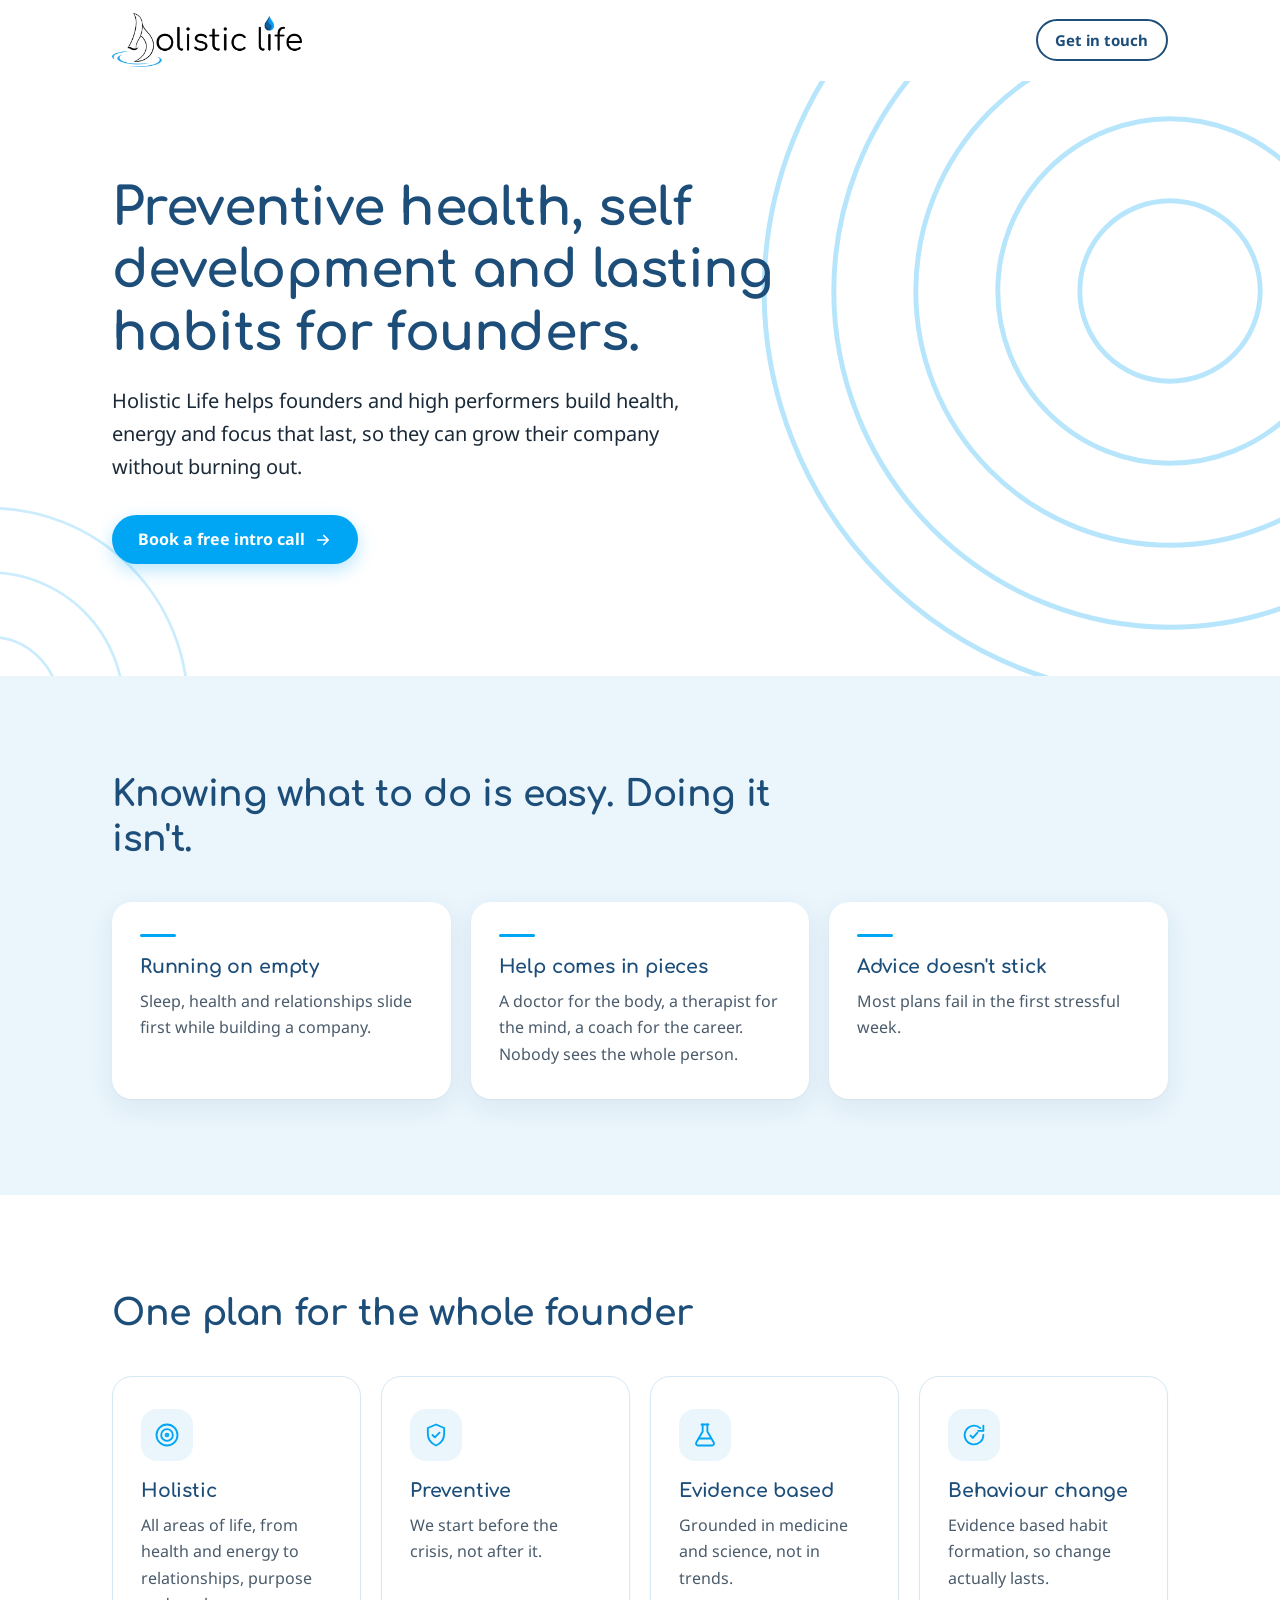
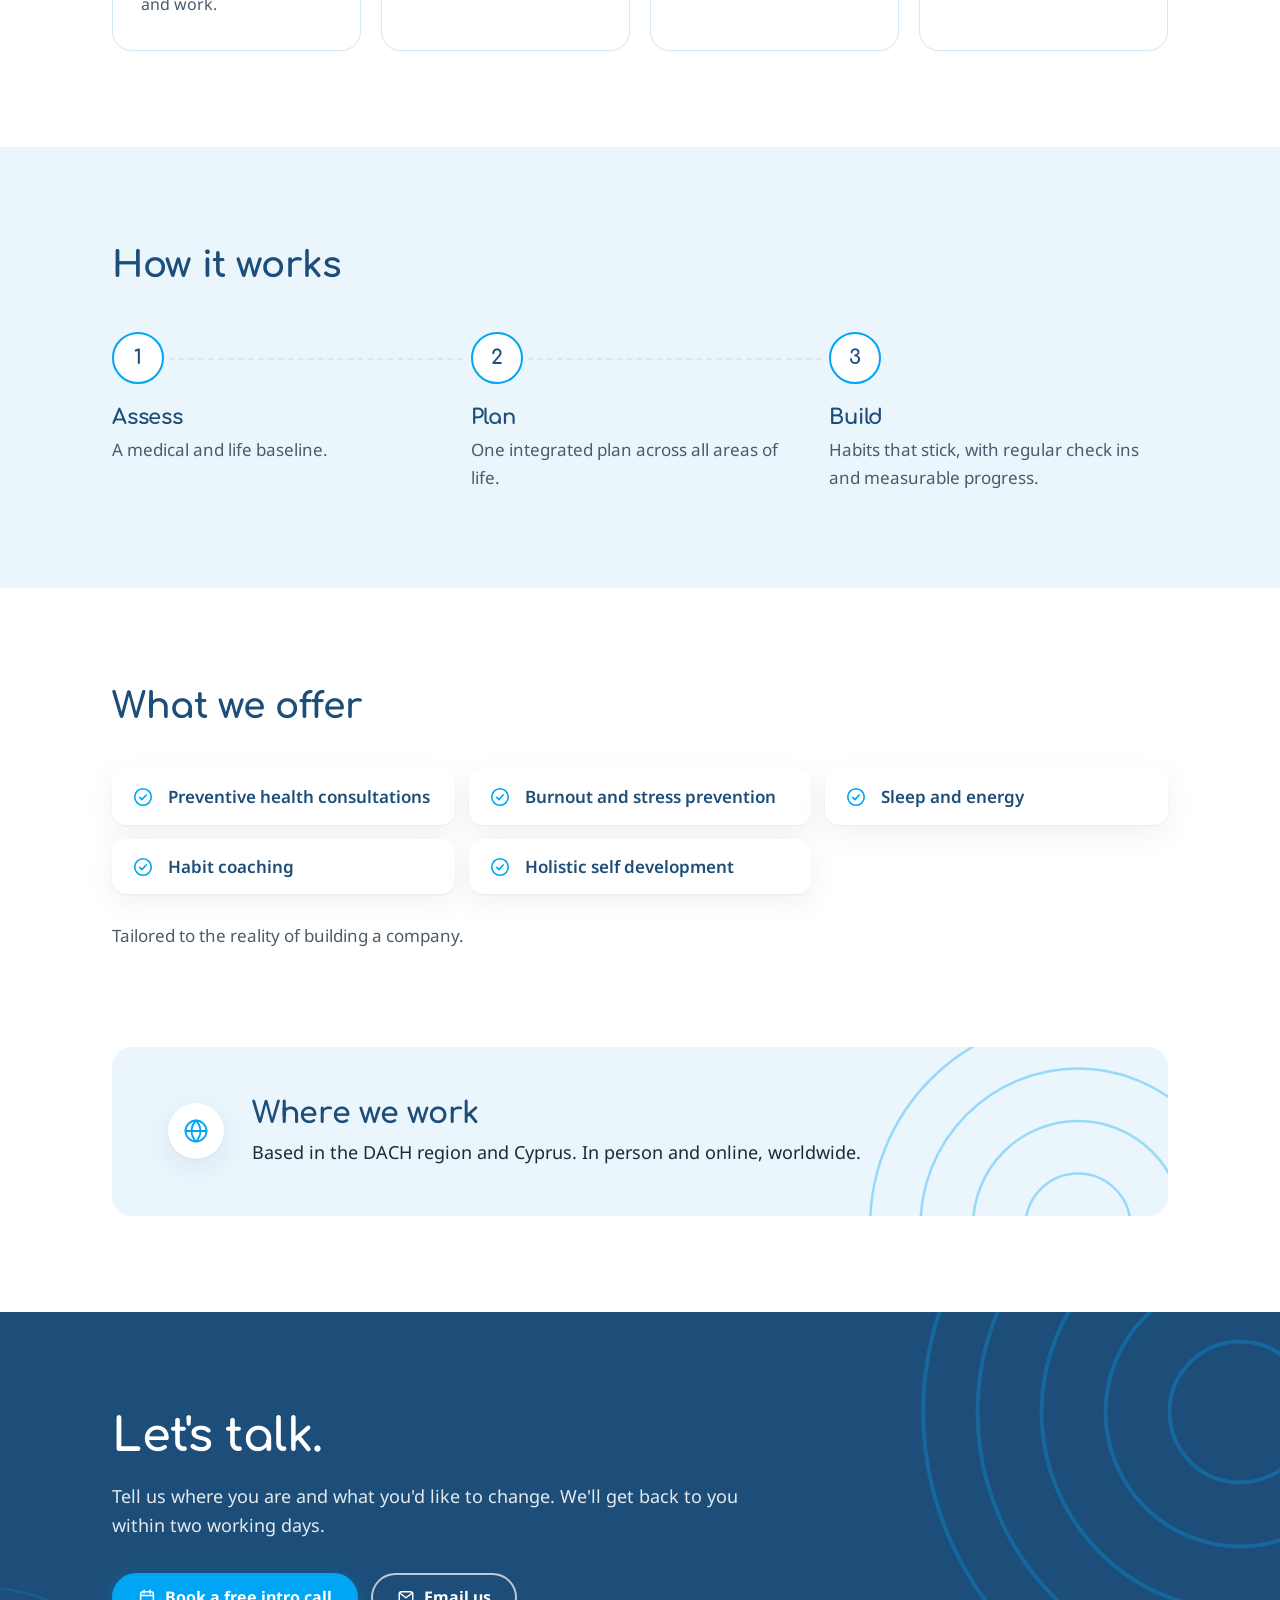
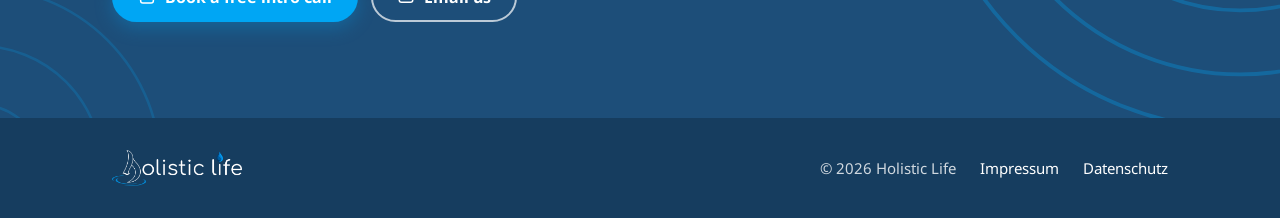
<file: index.html>
<!doctype html>
<html lang="en">
<head>
  <meta charset="utf-8">
  <meta name="viewport" content="width=device-width, initial-scale=1">
  <title>Holistic Life | Preventive health and lasting habits for founders</title>
  <meta name="description" content="Holistic Life helps founders and high performers build health, energy and focus that last, so they can grow their company without burning out. DACH region, Cyprus and online.">
  <meta name="theme-color" content="#1D4E79">

  <!-- REPLACE holisticlife.at with your real domain in the four lines below -->
  <link rel="canonical" href="https://holisticlife.at/">
  <meta property="og:url" content="https://holisticlife.at/">
  <meta property="og:image" content="https://holisticlife.at/og-image.png">
  <meta name="twitter:image" content="https://holisticlife.at/og-image.png">

  <meta property="og:type" content="website">
  <meta property="og:site_name" content="Holistic Life">
  <meta property="og:title" content="Holistic Life | Preventive health and lasting habits for founders">
  <meta property="og:description" content="Health, energy and focus that last, so you can grow your company without burning out.">
  <meta property="og:image:width" content="1200">
  <meta property="og:image:height" content="630">
  <meta property="og:image:alt" content="Holistic Life logo">
  <meta property="og:locale" content="en_GB">
  <meta name="twitter:card" content="summary_large_image">

  <link rel="icon" type="image/png" sizes="32x32" href="favicon-32.png">
  <link rel="icon" type="image/png" sizes="512x512" href="favicon.png">
  <link rel="apple-touch-icon" href="apple-touch-icon.png">

  <link rel="preconnect" href="https://fonts.googleapis.com">
  <link rel="preconnect" href="https://fonts.gstatic.com" crossorigin>
  <link rel="stylesheet" href="https://fonts.googleapis.com/css2?family=Comfortaa:wght@700&family=Noto+Sans:wght@400;600;700&display=swap">
  <link rel="stylesheet" href="styles.css">
  <script>document.documentElement.classList.add('js')</script>
</head>
<body>
  <a class="skip" href="#main">Skip to content</a>

  <header class="site-header">
    <div class="wrap header-inner">
      <a class="brand" href="#top" aria-label="Holistic Life, back to top">
        <img src="logo-header.png" width="640" height="179" alt="Holistic Life">
      </a>
      <a class="btn btn-outline btn-sm" href="#contact">Get in touch</a>
    </div>
  </header>

  <main id="main">

    <section class="hero" id="top">
      <svg class="ripples" viewBox="0 0 200 200" aria-hidden="true"><circle cx="100" cy="100" r="22"/><circle cx="100" cy="100" r="42"/><circle cx="100" cy="100" r="62"/><circle cx="100" cy="100" r="82"/><circle cx="100" cy="100" r="99"/></svg>
      <svg class="ripples two" viewBox="0 0 200 200" aria-hidden="true"><circle cx="100" cy="100" r="30"/><circle cx="100" cy="100" r="58"/><circle cx="100" cy="100" r="86"/></svg>
      <div class="wrap">
        <div class="hero-content">
          <h1 class="reveal">Preventive health, self development and lasting habits for founders.</h1>
          <p class="reveal">Holistic Life helps founders and high performers build health, energy and focus that last, so they can grow their company without burning out.</p>
          <a class="btn btn-primary reveal" href="https://calendar.app.google/np19GEqWcWkPB3wV9" target="_blank" rel="noopener">
            Book a free intro call
            <svg viewBox="0 0 24 24" aria-hidden="true" fill="none" stroke="currentColor" stroke-width="2.2" stroke-linecap="round" stroke-linejoin="round"><path d="M5 12h14M13 6l6 6-6 6"/></svg>
          </a>
        </div>
      </div>
    </section>

    <section class="section section-pale" aria-labelledby="problem-title">
      <div class="wrap">
        <div class="section-head reveal">
          <h2 id="problem-title">Knowing what to do is easy. Doing it isn't.</h2>
        </div>
        <div class="grid grid-3">
          <article class="card card-accent reveal">
            <h3>Running on empty</h3>
            <p>Sleep, health and relationships slide first while building a company.</p>
          </article>
          <article class="card card-accent reveal">
            <h3>Help comes in pieces</h3>
            <p>A doctor for the body, a therapist for the mind, a coach for the career. Nobody sees the whole person.</p>
          </article>
          <article class="card card-accent reveal">
            <h3>Advice doesn't stick</h3>
            <p>Most plans fail in the first stressful week.</p>
          </article>
        </div>
      </div>
    </section>

    <section class="section" aria-labelledby="approach-title">
      <div class="wrap">
        <div class="section-head reveal">
          <h2 id="approach-title">One plan for the whole founder</h2>
        </div>
        <div class="grid grid-4">
          <article class="card reveal">
            <div class="icon" aria-hidden="true">
              <svg viewBox="0 0 24 24"><circle cx="12" cy="12" r="9"/><circle cx="12" cy="12" r="5"/><circle cx="12" cy="12" r="1.2"/></svg>
            </div>
            <h3>Holistic</h3>
            <p>All areas of life, from health and energy to relationships, purpose and work.</p>
          </article>
          <article class="card reveal">
            <div class="icon" aria-hidden="true">
              <svg viewBox="0 0 24 24"><path d="M12 3l7 3v5c0 4.6-3 8.4-7 10-4-1.6-7-5.4-7-10V6l7-3z"/><path d="M9 12l2 2 4-4"/></svg>
            </div>
            <h3>Preventive</h3>
            <p>We start before the crisis, not after it.</p>
          </article>
          <article class="card reveal">
            <div class="icon" aria-hidden="true">
              <svg viewBox="0 0 24 24"><path d="M9 3h6"/><path d="M10 3v6L4.5 18.5A1.7 1.7 0 0 0 6 21h12a1.7 1.7 0 0 0 1.5-2.5L14 9V3"/><path d="M7.5 15h9"/></svg>
            </div>
            <h3>Evidence based</h3>
            <p>Grounded in medicine and science, not in trends.</p>
          </article>
          <article class="card reveal">
            <div class="icon" aria-hidden="true">
              <svg viewBox="0 0 24 24"><path d="M20 12a8 8 0 1 1-2.6-5.9"/><path d="M20 4v4.5h-4.5"/><path d="M9 12.5l2 2 4-4.5"/></svg>
            </div>
            <h3>Behaviour change</h3>
            <p>Evidence based habit formation, so change actually lasts.</p>
          </article>
        </div>
      </div>
    </section>

    <section class="section section-pale" aria-labelledby="how-title">
      <div class="wrap">
        <div class="section-head reveal">
          <h2 id="how-title">How it works</h2>
        </div>
        <ol class="grid grid-3 steps" style="list-style:none;margin:0;padding:0">
          <li class="step reveal">
            <div class="step-num" aria-hidden="true">1</div>
            <h3>Assess</h3>
            <p>A medical and life baseline.</p>
          </li>
          <li class="step reveal">
            <div class="step-num" aria-hidden="true">2</div>
            <h3>Plan</h3>
            <p>One integrated plan across all areas of life.</p>
          </li>
          <li class="step reveal">
            <div class="step-num" aria-hidden="true">3</div>
            <h3>Build</h3>
            <p>Habits that stick, with regular check ins and measurable progress.</p>
          </li>
        </ol>
      </div>
    </section>

    <section class="section" aria-labelledby="offer-title">
      <div class="wrap">
        <div class="section-head reveal">
          <h2 id="offer-title">What we offer</h2>
        </div>
        <ul class="offer-list">
          <li class="reveal"><svg viewBox="0 0 24 24" aria-hidden="true"><circle cx="12" cy="12" r="9"/><path d="M8.5 12.5l2.3 2.3 4.7-5"/></svg>Preventive health consultations</li>
          <li class="reveal"><svg viewBox="0 0 24 24" aria-hidden="true"><circle cx="12" cy="12" r="9"/><path d="M8.5 12.5l2.3 2.3 4.7-5"/></svg>Burnout and stress prevention</li>
          <li class="reveal"><svg viewBox="0 0 24 24" aria-hidden="true"><circle cx="12" cy="12" r="9"/><path d="M8.5 12.5l2.3 2.3 4.7-5"/></svg>Sleep and energy</li>
          <li class="reveal"><svg viewBox="0 0 24 24" aria-hidden="true"><circle cx="12" cy="12" r="9"/><path d="M8.5 12.5l2.3 2.3 4.7-5"/></svg>Habit coaching</li>
          <li class="reveal"><svg viewBox="0 0 24 24" aria-hidden="true"><circle cx="12" cy="12" r="9"/><path d="M8.5 12.5l2.3 2.3 4.7-5"/></svg>Holistic self development</li>
        </ul>
        <p class="offer-note reveal">Tailored to the reality of building a company.</p>
      </div>
    </section>

    <section class="section" style="padding-top:0" aria-labelledby="where-title">
      <div class="wrap">
        <div class="where reveal">
          <svg class="ripples" viewBox="0 0 200 200" aria-hidden="true"><circle cx="100" cy="100" r="25"/><circle cx="100" cy="100" r="50"/><circle cx="100" cy="100" r="75"/><circle cx="100" cy="100" r="99"/></svg>
          <div class="where-icon" aria-hidden="true">
            <svg viewBox="0 0 24 24"><circle cx="12" cy="12" r="9"/><path d="M3 12h18"/><path d="M12 3c2.5 2.6 3.8 5.6 3.8 9s-1.3 6.4-3.8 9c-2.5-2.6-3.8-5.6-3.8-9S9.5 5.6 12 3z"/></svg>
          </div>
          <div class="where-text">
            <h2 id="where-title">Where we work</h2>
            <p>Based in the DACH region and Cyprus. In person and online, worldwide.</p>
          </div>
        </div>
      </div>
    </section>

    <section class="contact" id="contact" aria-labelledby="contact-title">
      <svg class="ripples" viewBox="0 0 200 200" aria-hidden="true"><circle cx="100" cy="100" r="22"/><circle cx="100" cy="100" r="42"/><circle cx="100" cy="100" r="62"/><circle cx="100" cy="100" r="82"/><circle cx="100" cy="100" r="99"/></svg>
      <svg class="ripples two" viewBox="0 0 200 200" aria-hidden="true"><circle cx="100" cy="100" r="30"/><circle cx="100" cy="100" r="58"/><circle cx="100" cy="100" r="86"/></svg>
      <div class="wrap">
        <div class="contact-inner reveal">
          <h2 id="contact-title">Let's talk.</h2>
          <p>Tell us where you are and what you'd like to change. We'll get back to you within two working days.</p>
          <div class="btn-row">
            <a class="btn btn-primary" href="https://calendar.app.google/np19GEqWcWkPB3wV9" target="_blank" rel="noopener">
              <svg viewBox="0 0 24 24" aria-hidden="true" fill="none" stroke="currentColor" stroke-width="2" stroke-linecap="round" stroke-linejoin="round"><rect x="3.5" y="5" width="17" height="15" rx="3"/><path d="M3.5 10h17M8 3v4M16 3v4"/></svg>
              Book a free intro call
            </a>
            <a class="btn btn-ghost-light" href="mailto:reyanzein@gmail.com">
              <svg viewBox="0 0 24 24" aria-hidden="true" fill="none" stroke="currentColor" stroke-width="2" stroke-linecap="round" stroke-linejoin="round"><rect x="3" y="5" width="18" height="14" rx="3"/><path d="M4 7l8 6 8-6"/></svg>
              Email us
            </a>
          </div>
        </div>
      </div>
    </section>

  </main>

  <footer class="site-footer">
    <div class="wrap footer-inner">
      <img src="logo-white-footer.png" width="480" height="134" alt="Holistic Life" loading="lazy">
      <div class="footer-meta">
        <span>&copy; 2026 Holistic Life</span>
        <nav class="footer-links" aria-label="Legal">
          <a href="impressum.html">Impressum</a>
          <a href="datenschutz.html">Datenschutz</a>
        </nav>
      </div>
    </div>
  </footer>

  <script>
    (function () {
      var header = document.querySelector('.site-header');
      var onScroll = function () { header.classList.toggle('scrolled', window.scrollY > 8); };
      window.addEventListener('scroll', onScroll, { passive: true });
      onScroll();

      var items = document.querySelectorAll('.reveal');
      if (!('IntersectionObserver' in window)) {
        items.forEach(function (el) { el.classList.add('in'); });
        return;
      }
      var io = new IntersectionObserver(function (entries) {
        entries.forEach(function (e) {
          if (e.isIntersecting) { e.target.classList.add('in'); io.unobserve(e.target); }
        });
      }, { rootMargin: '0px 0px -8% 0px', threshold: 0.08 });
      items.forEach(function (el) { io.observe(el); });
    })();
  </script>
</body>
</html>
</file>
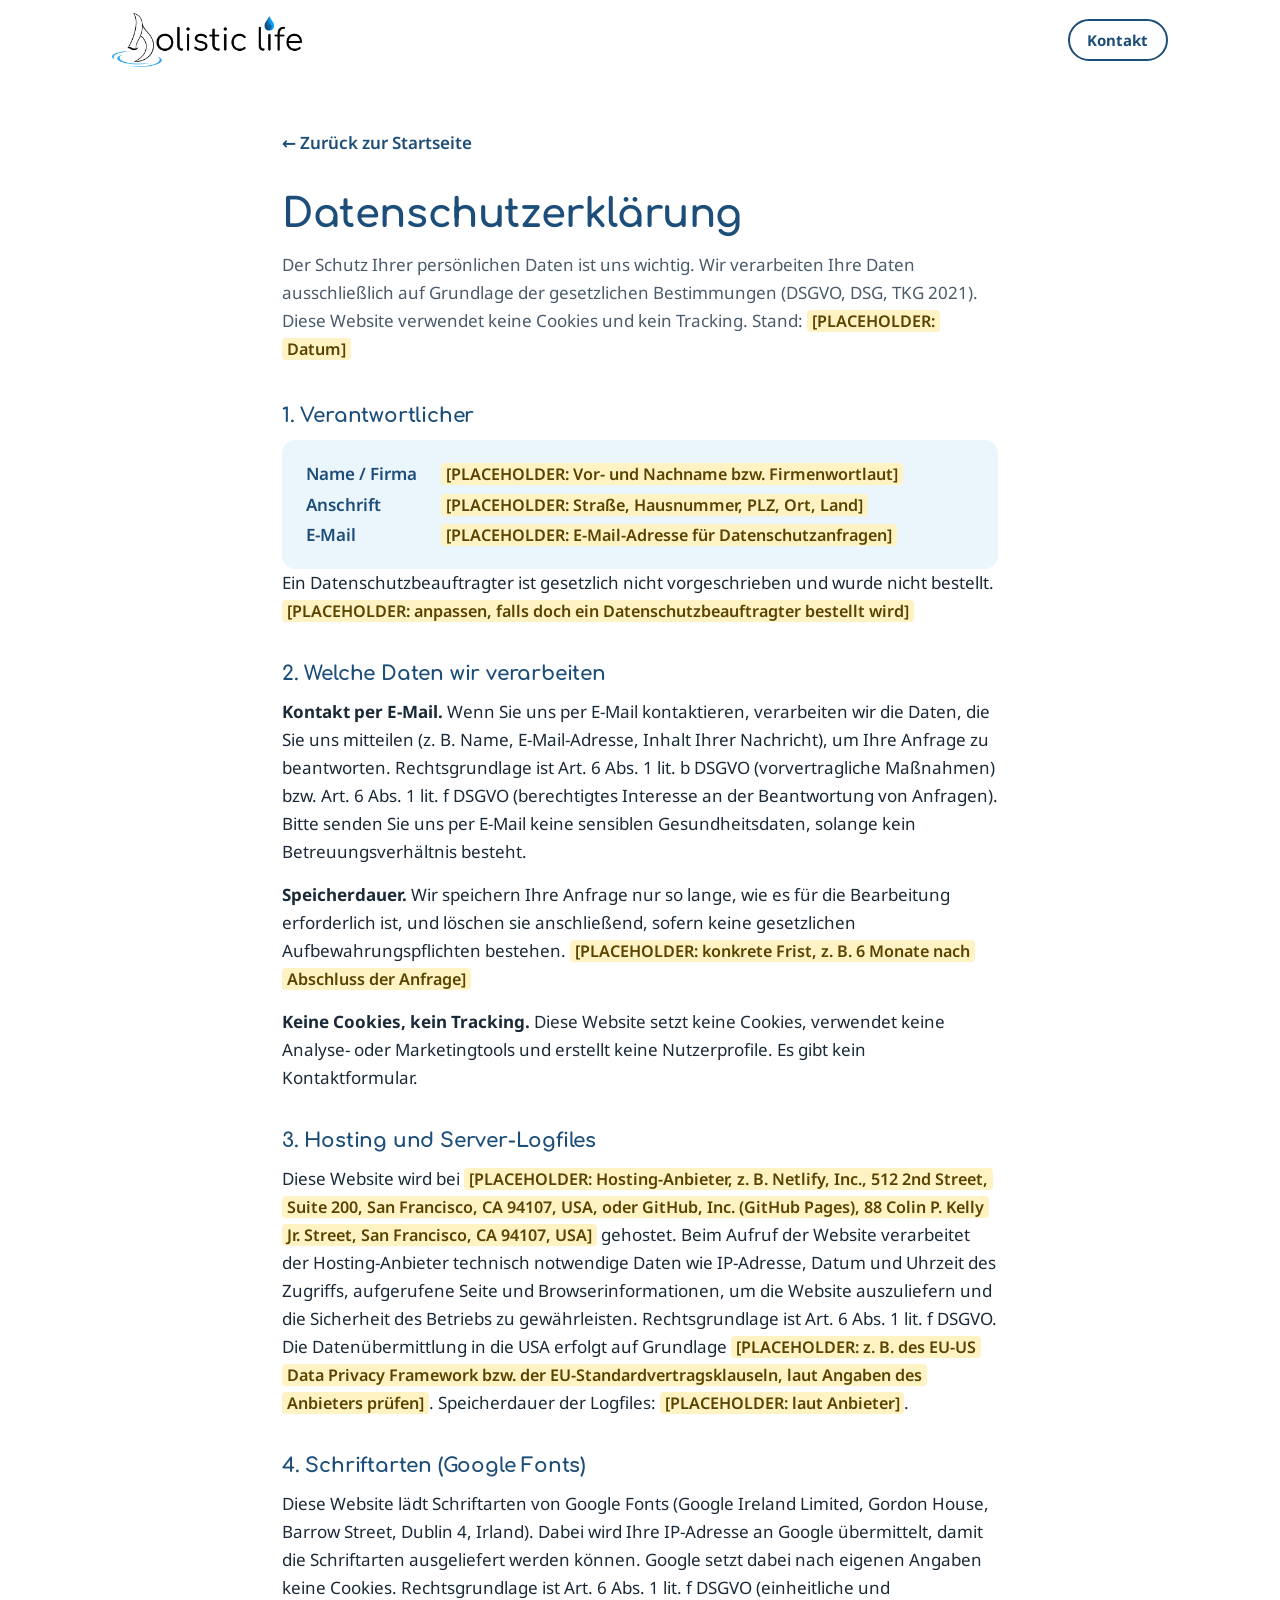
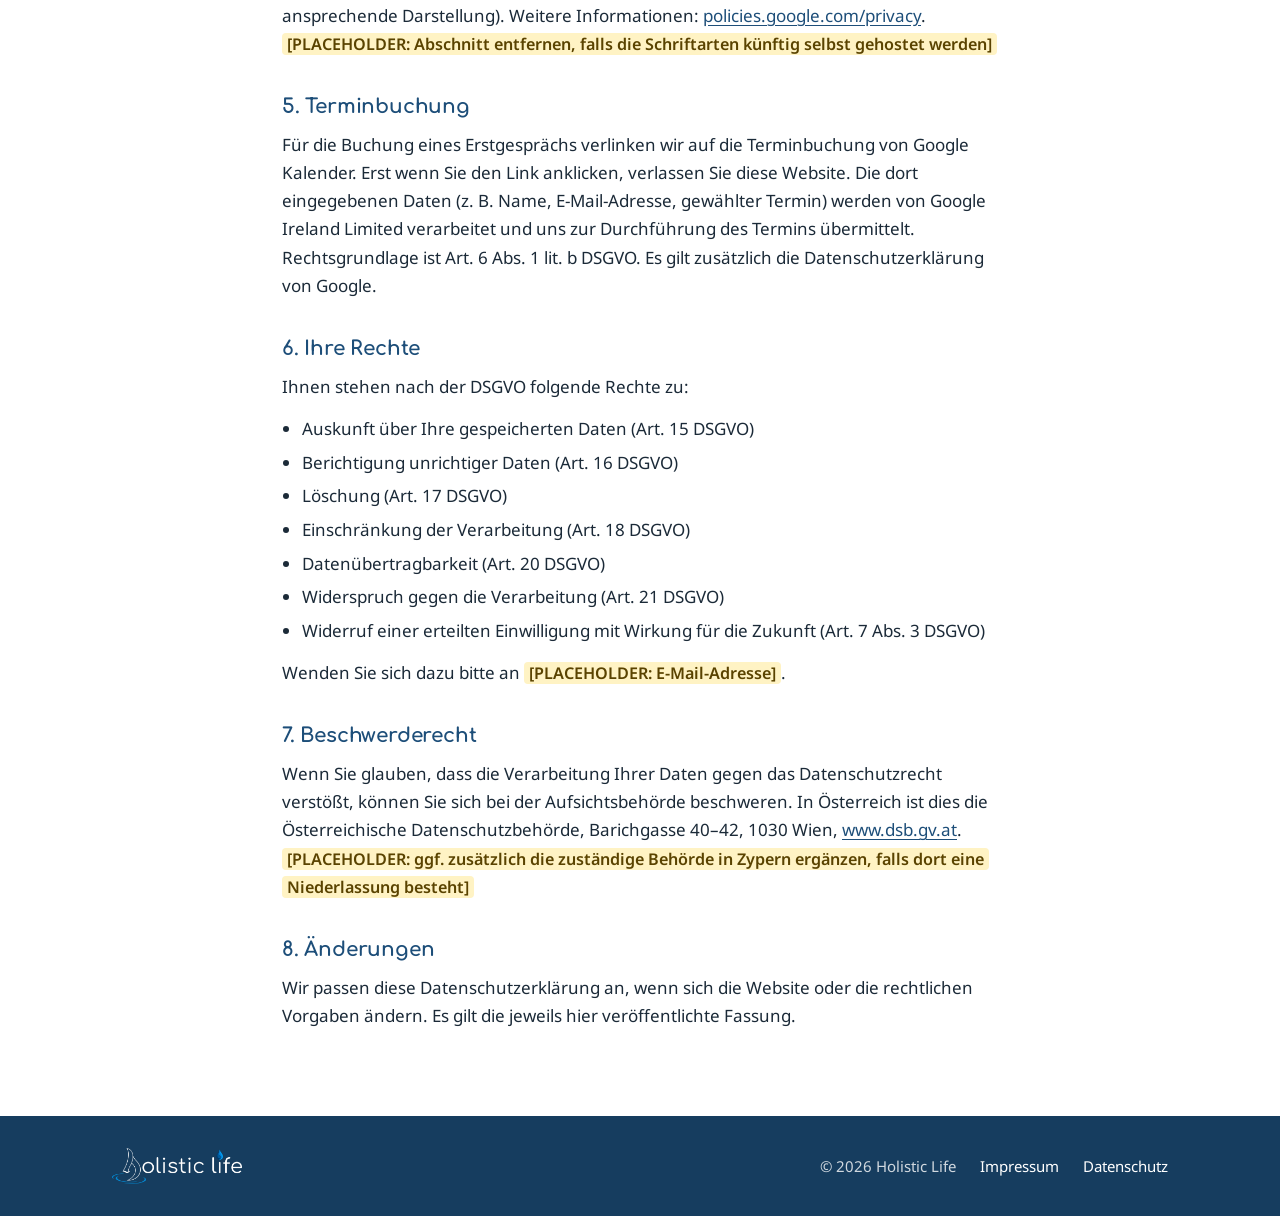
<file: datenschutz.html>
<!doctype html>
<html lang="de">
<head>
  <meta charset="utf-8">
  <meta name="viewport" content="width=device-width, initial-scale=1">
  <title>Datenschutzerklärung | Holistic Life</title>
  <meta name="description" content="Datenschutzerklärung von Holistic Life gemäß DSGVO. Keine Cookies, kein Tracking.">
  <meta name="robots" content="noindex, follow">
  <meta name="theme-color" content="#1D4E79">
  <link rel="icon" type="image/png" sizes="32x32" href="favicon-32.png">
  <link rel="apple-touch-icon" href="apple-touch-icon.png">
  <link rel="preconnect" href="https://fonts.googleapis.com">
  <link rel="preconnect" href="https://fonts.gstatic.com" crossorigin>
  <link rel="stylesheet" href="https://fonts.googleapis.com/css2?family=Comfortaa:wght@700&family=Noto+Sans:wght@400;600;700&display=swap">
  <link rel="stylesheet" href="styles.css">
</head>
<body>
  <header class="site-header">
    <div class="wrap header-inner">
      <a class="brand" href="index.html" aria-label="Holistic Life, zur Startseite">
        <img src="logo-header.png" width="640" height="179" alt="Holistic Life">
      </a>
      <a class="btn btn-outline btn-sm" href="index.html#contact">Kontakt</a>
    </div>
  </header>

  <main class="legal">
    <div class="wrap">
      <a class="back-link" href="index.html">&larr; Zurück zur Startseite</a>
      <h1>Datenschutzerklärung</h1>
      <p class="lead">Der Schutz Ihrer persönlichen Daten ist uns wichtig. Wir verarbeiten Ihre Daten ausschließlich auf Grundlage der gesetzlichen Bestimmungen (DSGVO, DSG, TKG 2021). Diese Website verwendet keine Cookies und kein Tracking. Stand: <span class="ph">[PLACEHOLDER: Datum]</span></p>

      <h2>1. Verantwortlicher</h2>
      <dl>
        <dt>Name / Firma</dt>
        <dd><span class="ph">[PLACEHOLDER: Vor- und Nachname bzw. Firmenwortlaut]</span></dd>
        <dt>Anschrift</dt>
        <dd><span class="ph">[PLACEHOLDER: Straße, Hausnummer, PLZ, Ort, Land]</span></dd>
        <dt>E-Mail</dt>
        <dd><span class="ph">[PLACEHOLDER: E-Mail-Adresse für Datenschutzanfragen]</span></dd>
      </dl>
      <p>Ein Datenschutzbeauftragter ist gesetzlich nicht vorgeschrieben und wurde nicht bestellt. <span class="ph">[PLACEHOLDER: anpassen, falls doch ein Datenschutzbeauftragter bestellt wird]</span></p>

      <h2>2. Welche Daten wir verarbeiten</h2>
      <p><strong>Kontakt per E-Mail.</strong> Wenn Sie uns per E-Mail kontaktieren, verarbeiten wir die Daten, die Sie uns mitteilen (z. B. Name, E-Mail-Adresse, Inhalt Ihrer Nachricht), um Ihre Anfrage zu beantworten. Rechtsgrundlage ist Art. 6 Abs. 1 lit. b DSGVO (vorvertragliche Maßnahmen) bzw. Art. 6 Abs. 1 lit. f DSGVO (berechtigtes Interesse an der Beantwortung von Anfragen). Bitte senden Sie uns per E-Mail keine sensiblen Gesundheitsdaten, solange kein Betreuungsverhältnis besteht.</p>
      <p><strong>Speicherdauer.</strong> Wir speichern Ihre Anfrage nur so lange, wie es für die Bearbeitung erforderlich ist, und löschen sie anschließend, sofern keine gesetzlichen Aufbewahrungspflichten bestehen. <span class="ph">[PLACEHOLDER: konkrete Frist, z. B. 6 Monate nach Abschluss der Anfrage]</span></p>
      <p><strong>Keine Cookies, kein Tracking.</strong> Diese Website setzt keine Cookies, verwendet keine Analyse- oder Marketingtools und erstellt keine Nutzerprofile. Es gibt kein Kontaktformular.</p>

      <h2>3. Hosting und Server-Logfiles</h2>
      <p>Diese Website wird bei <span class="ph">[PLACEHOLDER: Hosting-Anbieter, z. B. Netlify, Inc., 512 2nd Street, Suite 200, San Francisco, CA 94107, USA, oder GitHub, Inc. (GitHub Pages), 88 Colin P. Kelly Jr. Street, San Francisco, CA 94107, USA]</span> gehostet. Beim Aufruf der Website verarbeitet der Hosting-Anbieter technisch notwendige Daten wie IP-Adresse, Datum und Uhrzeit des Zugriffs, aufgerufene Seite und Browserinformationen, um die Website auszuliefern und die Sicherheit des Betriebs zu gewährleisten. Rechtsgrundlage ist Art. 6 Abs. 1 lit. f DSGVO. Die Datenübermittlung in die USA erfolgt auf Grundlage <span class="ph">[PLACEHOLDER: z. B. des EU-US Data Privacy Framework bzw. der EU-Standardvertragsklauseln, laut Angaben des Anbieters prüfen]</span>. Speicherdauer der Logfiles: <span class="ph">[PLACEHOLDER: laut Anbieter]</span>.</p>

      <h2>4. Schriftarten (Google Fonts)</h2>
      <p>Diese Website lädt Schriftarten von Google Fonts (Google Ireland Limited, Gordon House, Barrow Street, Dublin 4, Irland). Dabei wird Ihre IP-Adresse an Google übermittelt, damit die Schriftarten ausgeliefert werden können. Google setzt dabei nach eigenen Angaben keine Cookies. Rechtsgrundlage ist Art. 6 Abs. 1 lit. f DSGVO (einheitliche und ansprechende Darstellung). Weitere Informationen: <a href="https://policies.google.com/privacy" rel="noopener">policies.google.com/privacy</a>. <span class="ph">[PLACEHOLDER: Abschnitt entfernen, falls die Schriftarten künftig selbst gehostet werden]</span></p>

      <h2>5. Terminbuchung</h2>
      <p>Für die Buchung eines Erstgesprächs verlinken wir auf die Terminbuchung von Google Kalender. Erst wenn Sie den Link anklicken, verlassen Sie diese Website. Die dort eingegebenen Daten (z. B. Name, E-Mail-Adresse, gewählter Termin) werden von Google Ireland Limited verarbeitet und uns zur Durchführung des Termins übermittelt. Rechtsgrundlage ist Art. 6 Abs. 1 lit. b DSGVO. Es gilt zusätzlich die Datenschutzerklärung von Google.</p>

      <h2>6. Ihre Rechte</h2>
      <p>Ihnen stehen nach der DSGVO folgende Rechte zu:</p>
      <ul>
        <li>Auskunft über Ihre gespeicherten Daten (Art. 15 DSGVO)</li>
        <li>Berichtigung unrichtiger Daten (Art. 16 DSGVO)</li>
        <li>Löschung (Art. 17 DSGVO)</li>
        <li>Einschränkung der Verarbeitung (Art. 18 DSGVO)</li>
        <li>Datenübertragbarkeit (Art. 20 DSGVO)</li>
        <li>Widerspruch gegen die Verarbeitung (Art. 21 DSGVO)</li>
        <li>Widerruf einer erteilten Einwilligung mit Wirkung für die Zukunft (Art. 7 Abs. 3 DSGVO)</li>
      </ul>
      <p>Wenden Sie sich dazu bitte an <span class="ph">[PLACEHOLDER: E-Mail-Adresse]</span>.</p>

      <h2>7. Beschwerderecht</h2>
      <p>Wenn Sie glauben, dass die Verarbeitung Ihrer Daten gegen das Datenschutzrecht verstößt, können Sie sich bei der Aufsichtsbehörde beschweren. In Österreich ist dies die Österreichische Datenschutzbehörde, Barichgasse 40–42, 1030 Wien, <a href="https://www.dsb.gv.at" rel="noopener">www.dsb.gv.at</a>. <span class="ph">[PLACEHOLDER: ggf. zusätzlich die zuständige Behörde in Zypern ergänzen, falls dort eine Niederlassung besteht]</span></p>

      <h2>8. Änderungen</h2>
      <p>Wir passen diese Datenschutzerklärung an, wenn sich die Website oder die rechtlichen Vorgaben ändern. Es gilt die jeweils hier veröffentlichte Fassung.</p>
    </div>
  </main>

  <footer class="site-footer">
    <div class="wrap footer-inner">
      <img src="logo-white-footer.png" width="480" height="134" alt="Holistic Life" loading="lazy">
      <div class="footer-meta">
        <span>&copy; 2026 Holistic Life</span>
        <nav class="footer-links" aria-label="Rechtliches">
          <a href="impressum.html">Impressum</a>
          <a href="datenschutz.html" aria-current="page">Datenschutz</a>
        </nav>
      </div>
    </div>
  </footer>
</body>
</html>
</file>
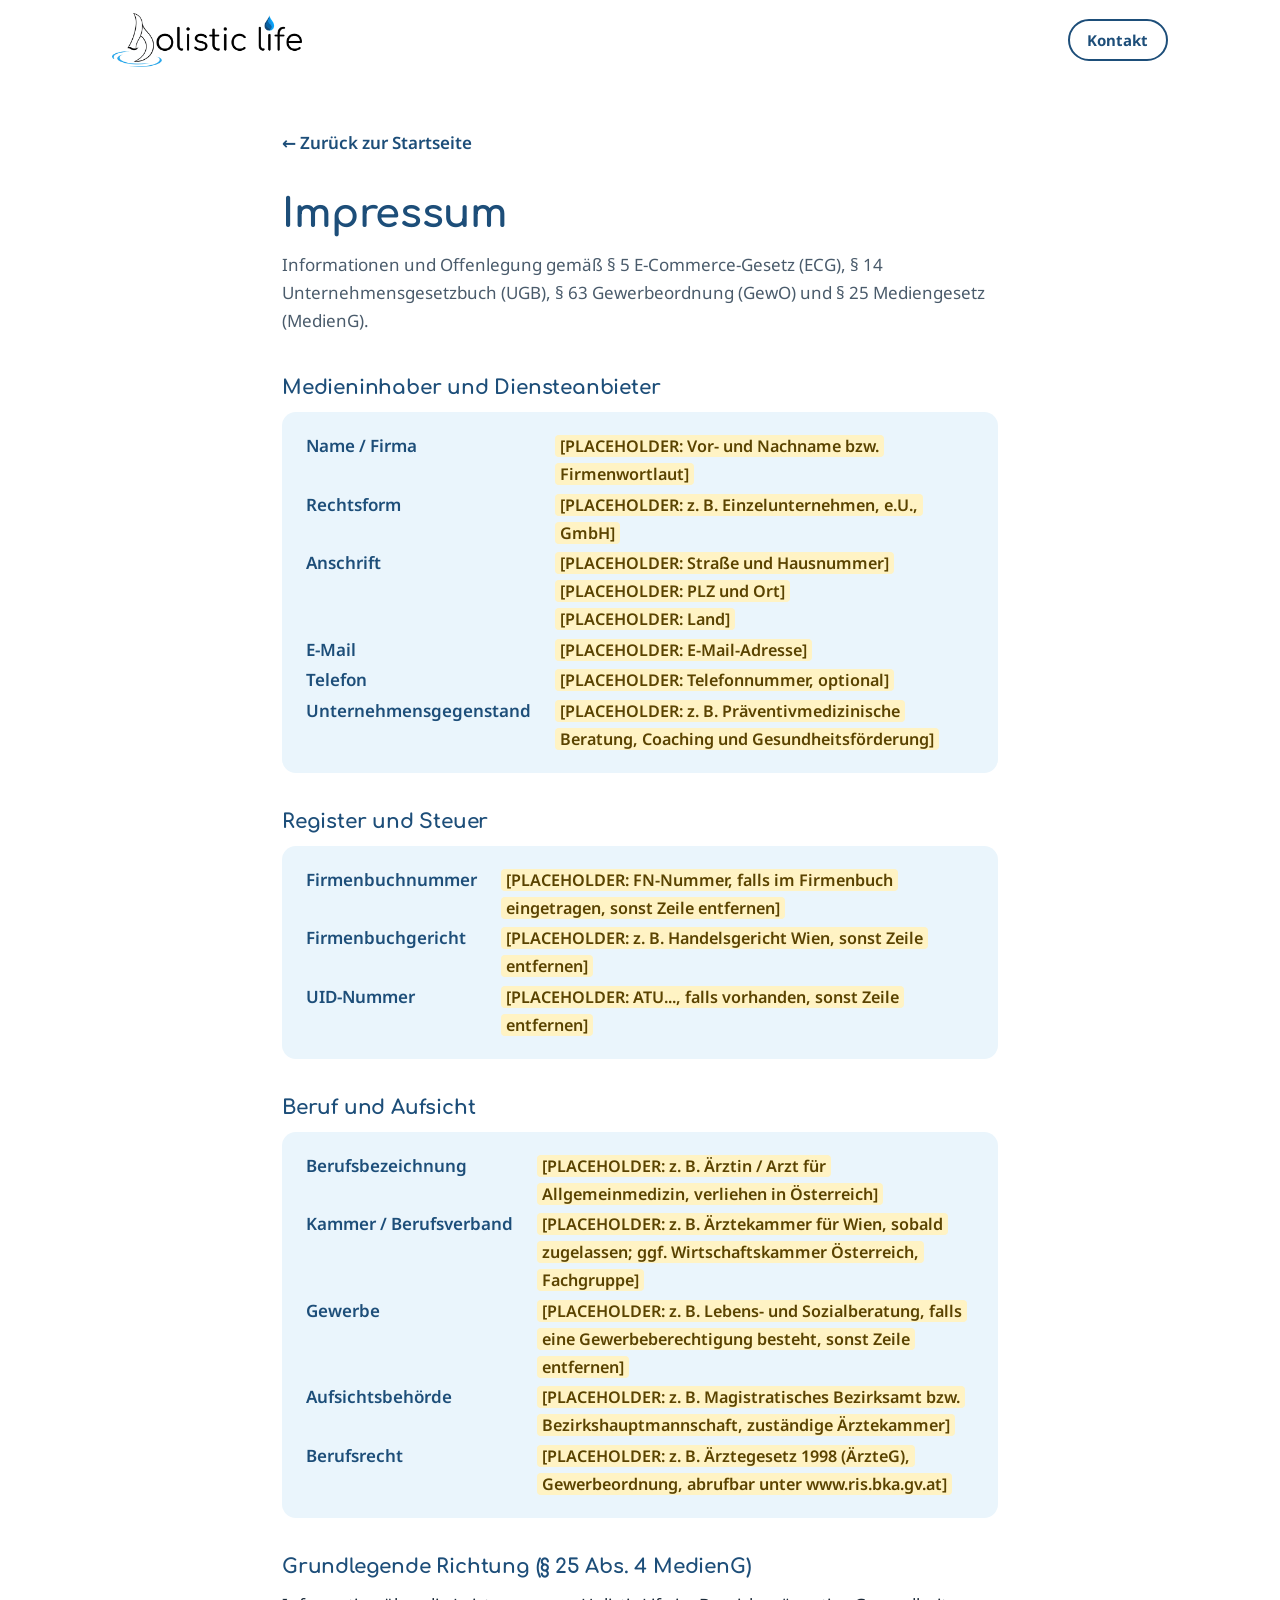
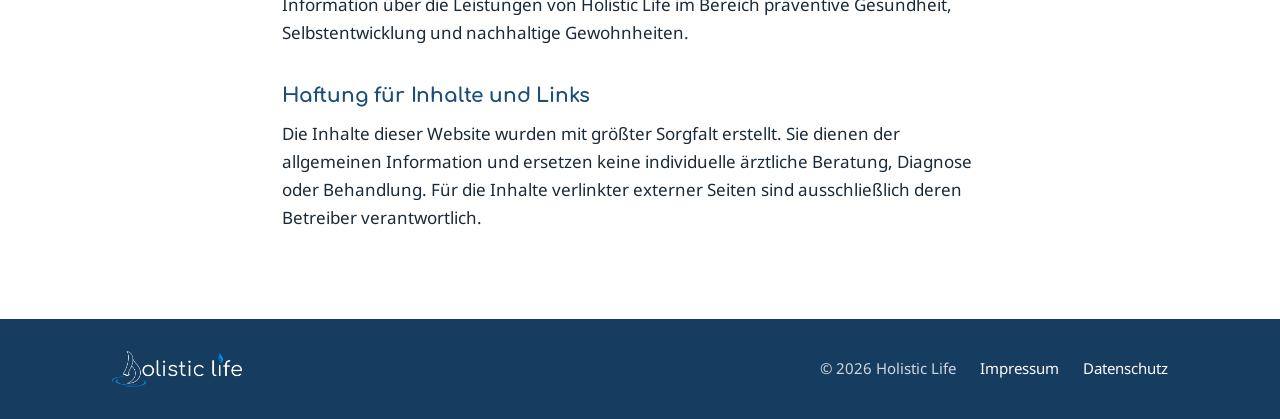
<file: impressum.html>
<!doctype html>
<html lang="de">
<head>
  <meta charset="utf-8">
  <meta name="viewport" content="width=device-width, initial-scale=1">
  <title>Impressum | Holistic Life</title>
  <meta name="description" content="Impressum und Offenlegung gemäß § 5 ECG, § 14 UGB und § 25 MedienG für Holistic Life.">
  <meta name="robots" content="noindex, follow">
  <meta name="theme-color" content="#1D4E79">
  <link rel="icon" type="image/png" sizes="32x32" href="favicon-32.png">
  <link rel="apple-touch-icon" href="apple-touch-icon.png">
  <link rel="preconnect" href="https://fonts.googleapis.com">
  <link rel="preconnect" href="https://fonts.gstatic.com" crossorigin>
  <link rel="stylesheet" href="https://fonts.googleapis.com/css2?family=Comfortaa:wght@700&family=Noto+Sans:wght@400;600;700&display=swap">
  <link rel="stylesheet" href="styles.css">
</head>
<body>
  <header class="site-header">
    <div class="wrap header-inner">
      <a class="brand" href="index.html" aria-label="Holistic Life, zur Startseite">
        <img src="logo-header.png" width="640" height="179" alt="Holistic Life">
      </a>
      <a class="btn btn-outline btn-sm" href="index.html#contact">Kontakt</a>
    </div>
  </header>

  <main class="legal">
    <div class="wrap">
      <a class="back-link" href="index.html">&larr; Zurück zur Startseite</a>
      <h1>Impressum</h1>
      <p class="lead">Informationen und Offenlegung gemäß § 5 E-Commerce-Gesetz (ECG), § 14 Unternehmensgesetzbuch (UGB), § 63 Gewerbeordnung (GewO) und § 25 Mediengesetz (MedienG).</p>

      <h2>Medieninhaber und Diensteanbieter</h2>
      <dl>
        <dt>Name / Firma</dt>
        <dd><span class="ph">[PLACEHOLDER: Vor- und Nachname bzw. Firmenwortlaut]</span></dd>
        <dt>Rechtsform</dt>
        <dd><span class="ph">[PLACEHOLDER: z. B. Einzelunternehmen, e.U., GmbH]</span></dd>
        <dt>Anschrift</dt>
        <dd><span class="ph">[PLACEHOLDER: Straße und Hausnummer]</span><br><span class="ph">[PLACEHOLDER: PLZ und Ort]</span><br><span class="ph">[PLACEHOLDER: Land]</span></dd>
        <dt>E-Mail</dt>
        <dd><span class="ph">[PLACEHOLDER: E-Mail-Adresse]</span></dd>
        <dt>Telefon</dt>
        <dd><span class="ph">[PLACEHOLDER: Telefonnummer, optional]</span></dd>
        <dt>Unternehmensgegenstand</dt>
        <dd><span class="ph">[PLACEHOLDER: z. B. Präventivmedizinische Beratung, Coaching und Gesundheitsförderung]</span></dd>
      </dl>

      <h2>Register und Steuer</h2>
      <dl>
        <dt>Firmenbuchnummer</dt>
        <dd><span class="ph">[PLACEHOLDER: FN-Nummer, falls im Firmenbuch eingetragen, sonst Zeile entfernen]</span></dd>
        <dt>Firmenbuchgericht</dt>
        <dd><span class="ph">[PLACEHOLDER: z. B. Handelsgericht Wien, sonst Zeile entfernen]</span></dd>
        <dt>UID-Nummer</dt>
        <dd><span class="ph">[PLACEHOLDER: ATU..., falls vorhanden, sonst Zeile entfernen]</span></dd>
      </dl>

      <h2>Beruf und Aufsicht</h2>
      <dl>
        <dt>Berufsbezeichnung</dt>
        <dd><span class="ph">[PLACEHOLDER: z. B. Ärztin / Arzt für Allgemeinmedizin, verliehen in Österreich]</span></dd>
        <dt>Kammer / Berufsverband</dt>
        <dd><span class="ph">[PLACEHOLDER: z. B. Ärztekammer für Wien, sobald zugelassen; ggf. Wirtschaftskammer Österreich, Fachgruppe]</span></dd>
        <dt>Gewerbe</dt>
        <dd><span class="ph">[PLACEHOLDER: z. B. Lebens- und Sozialberatung, falls eine Gewerbeberechtigung besteht, sonst Zeile entfernen]</span></dd>
        <dt>Aufsichtsbehörde</dt>
        <dd><span class="ph">[PLACEHOLDER: z. B. Magistratisches Bezirksamt bzw. Bezirkshauptmannschaft, zuständige Ärztekammer]</span></dd>
        <dt>Berufsrecht</dt>
        <dd><span class="ph">[PLACEHOLDER: z. B. Ärztegesetz 1998 (ÄrzteG), Gewerbeordnung, abrufbar unter www.ris.bka.gv.at]</span></dd>
      </dl>

      <h2>Grundlegende Richtung (§ 25 Abs. 4 MedienG)</h2>
      <p>Information über die Leistungen von Holistic Life im Bereich präventive Gesundheit, Selbstentwicklung und nachhaltige Gewohnheiten.</p>

      <h2>Haftung für Inhalte und Links</h2>
      <p>Die Inhalte dieser Website wurden mit größter Sorgfalt erstellt. Sie dienen der allgemeinen Information und ersetzen keine individuelle ärztliche Beratung, Diagnose oder Behandlung. Für die Inhalte verlinkter externer Seiten sind ausschließlich deren Betreiber verantwortlich.</p>    </div>
  </main>

  <footer class="site-footer">
    <div class="wrap footer-inner">
      <img src="logo-white-footer.png" width="480" height="134" alt="Holistic Life" loading="lazy">
      <div class="footer-meta">
        <span>&copy; 2026 Holistic Life</span>
        <nav class="footer-links" aria-label="Rechtliches">
          <a href="impressum.html" aria-current="page">Impressum</a>
          <a href="datenschutz.html">Datenschutz</a>
        </nav>
      </div>
    </div>
  </footer>
</body>
</html>
</file>
<file: styles.css>
/* Holistic Life: shared styles for all pages */

:root {
  --dark-blue: #1D4E79;
  --light-blue: #00A6F4;
  --white: #FFFFFF;
  --pale-blue: #EAF5FC;
  --ink: #1B2A38;
  --deep: #163D5F;
  --muted: #4A5B6B;
  --line: #D6E8F4;

  --radius: 20px;
  --radius-sm: 14px;
  --shadow: 0 1px 2px rgba(29, 78, 121, 0.06), 0 8px 28px rgba(29, 78, 121, 0.08);
  --shadow-hover: 0 2px 4px rgba(29, 78, 121, 0.08), 0 14px 36px rgba(29, 78, 121, 0.12);

  --font-head: "Comfortaa", "Trebuchet MS", system-ui, sans-serif;
  --font-body: "Noto Sans", system-ui, -apple-system, "Segoe UI", Roboto, sans-serif;

  --wrap: 1120px;
  --gutter: 1.25rem;
  --section: 4.5rem;
  --ease: cubic-bezier(0.22, 0.61, 0.36, 1);
}

*, *::before, *::after { box-sizing: border-box; }

html { scroll-behavior: smooth; -webkit-text-size-adjust: 100%; }

body {
  margin: 0;
  font-family: var(--font-body);
  font-size: 1.0625rem;
  line-height: 1.65;
  color: var(--ink);
  background: var(--white);
  -webkit-font-smoothing: antialiased;
  text-rendering: optimizeLegibility;
}

img, svg { display: block; max-width: 100%; }

h1, h2, h3 {
  font-family: var(--font-head);
  font-weight: 700;
  color: var(--dark-blue);
  line-height: 1.25;
  margin: 0;
  letter-spacing: -0.01em;
}

p { margin: 0; }

a { color: var(--dark-blue); text-underline-offset: 3px; }

:focus-visible {
  outline: 3px solid var(--light-blue);
  outline-offset: 3px;
  border-radius: 6px;
}

.wrap {
  width: 100%;
  max-width: var(--wrap);
  margin: 0 auto;
  padding: 0 var(--gutter);
}

.skip {
  position: absolute;
  left: -9999px;
  top: 0;
  background: var(--dark-blue);
  color: var(--white);
  padding: 0.6rem 1rem;
  z-index: 100;
}
.skip:focus { left: 1rem; top: 1rem; }

/* Buttons */

.btn {
  display: inline-flex;
  align-items: center;
  justify-content: center;
  gap: 0.55rem;
  min-height: 48px;
  padding: 0.8rem 1.5rem;
  border-radius: 999px;
  border: 2px solid transparent;
  font-family: var(--font-body);
  font-weight: 700;
  font-size: 1rem;
  line-height: 1.2;
  text-decoration: none;
  white-space: nowrap;
  cursor: pointer;
  transition: background-color 0.25s var(--ease), color 0.25s var(--ease),
              border-color 0.25s var(--ease), transform 0.25s var(--ease), box-shadow 0.25s var(--ease);
}
.btn svg { width: 18px; height: 18px; flex: none; }

.btn-primary {
  background: var(--light-blue);
  color: var(--white);
  box-shadow: 0 6px 18px rgba(0, 166, 244, 0.28);
}
.btn-primary:hover { background: #0096DD; transform: translateY(-1px); box-shadow: 0 10px 24px rgba(0, 166, 244, 0.32); }

.btn-outline {
  background: transparent;
  color: var(--dark-blue);
  border-color: var(--dark-blue);
}
.btn-outline:hover { background: var(--dark-blue); color: var(--white); }

.btn-ghost-light {
  background: transparent;
  color: var(--white);
  border-color: rgba(255, 255, 255, 0.7);
}
.btn-ghost-light:hover { background: var(--white); color: var(--dark-blue); border-color: var(--white); }

.btn-sm { min-height: 42px; padding: 0.55rem 1.1rem; font-size: 0.9375rem; }

/* Header */

.site-header {
  position: sticky;
  top: 0;
  z-index: 50;
  background: rgba(255, 255, 255, 0.92);
  -webkit-backdrop-filter: saturate(160%) blur(10px);
  backdrop-filter: saturate(160%) blur(10px);
  border-bottom: 1px solid transparent;
  transition: border-color 0.3s var(--ease);
}
.site-header.scrolled { border-bottom-color: var(--line); }

.header-inner {
  display: flex;
  align-items: center;
  justify-content: space-between;
  gap: 1rem;
  height: 68px;
}
.brand img { width: 150px; height: auto; }

/* Ripple motif */

.ripples {
  position: absolute;
  pointer-events: none;
  color: var(--light-blue);
}
.ripples circle { fill: none; stroke: currentColor; stroke-width: 1.2; }

/* Hero */

.hero {
  position: relative;
  overflow: hidden;
  padding: 3.5rem 0 4.5rem;
}
.hero .ripples {
  width: 420px;
  right: -270px;
  top: -230px;
  opacity: 0.28;
}
.hero .ripples.two {
  width: 300px;
  left: -210px;
  right: auto;
  top: auto;
  bottom: -220px;
  opacity: 0.2;
}
.hero-content { position: relative; max-width: 760px; }

.eyebrow {
  display: inline-flex;
  align-items: center;
  gap: 0.5rem;
  font-size: 0.8125rem;
  font-weight: 600;
  letter-spacing: 0.08em;
  text-transform: uppercase;
  color: var(--dark-blue);
  margin-bottom: 1.25rem;
}
.eyebrow::before {
  content: "";
  width: 22px;
  height: 2px;
  background: var(--light-blue);
  border-radius: 2px;
}

.hero h1 {
  font-size: clamp(1.875rem, 1.2rem + 3.2vw, 3.25rem);
  line-height: 1.2;
  margin-bottom: 1.25rem;
}
.hero p {
  font-size: clamp(1.0625rem, 1rem + 0.35vw, 1.25rem);
  color: var(--ink);
  max-width: 620px;
  margin-bottom: 2rem;
}

/* Sections */

.section { padding: var(--section) 0; position: relative; }
.section-pale { background: var(--pale-blue); }

.section-head { max-width: 680px; margin-bottom: 2.5rem; }
.section-head h2 { font-size: clamp(1.5rem, 1.15rem + 1.6vw, 2.25rem); }
.section-head p { margin-top: 0.85rem; color: var(--muted); }

.label {
  display: block;
  font-size: 0.8125rem;
  font-weight: 600;
  letter-spacing: 0.08em;
  text-transform: uppercase;
  color: var(--dark-blue);
  margin-bottom: 0.75rem;
}

.grid { display: grid; gap: 1.25rem; grid-template-columns: 1fr; }

.card {
  background: var(--white);
  border-radius: var(--radius);
  padding: 1.75rem 1.5rem;
  box-shadow: var(--shadow);
  transition: transform 0.35s var(--ease), box-shadow 0.35s var(--ease);
}
.card:hover { transform: translateY(-2px); box-shadow: var(--shadow-hover); }
.card h3 { font-size: 1.1875rem; margin-bottom: 0.6rem; }
.card p { color: var(--muted); font-size: 1rem; }

.section:not(.section-pale) .card { border: 1px solid var(--line); box-shadow: 0 1px 2px rgba(29, 78, 121, 0.04); }
.section:not(.section-pale) .card:hover { box-shadow: var(--shadow); }

/* Problem cards: thin light blue accent line */
.card-accent { position: relative; overflow: hidden; }
.card-accent::before {
  content: "";
  display: block;
  width: 36px;
  height: 3px;
  border-radius: 3px;
  background: var(--light-blue);
  margin-bottom: 1.1rem;
}

/* Approach icons */
.icon {
  width: 52px;
  height: 52px;
  border-radius: 16px;
  background: var(--pale-blue);
  color: var(--light-blue);
  display: grid;
  place-items: center;
  margin-bottom: 1.1rem;
}
.icon svg { width: 28px; height: 28px; }
.icon svg * { fill: none; stroke: currentColor; stroke-width: 1.6; stroke-linecap: round; stroke-linejoin: round; }

/* Steps */

.steps { counter-reset: step; }
.step { position: relative; padding-top: 0.25rem; }
.step-num {
  width: 52px;
  height: 52px;
  border-radius: 50%;
  display: grid;
  place-items: center;
  font-family: var(--font-head);
  font-weight: 700;
  font-size: 1.25rem;
  color: var(--dark-blue);
  background: var(--white);
  border: 2px solid var(--light-blue);
  box-shadow: 0 0 0 6px var(--pale-blue);
  margin-bottom: 1.25rem;
  position: relative;
  z-index: 1;
}
.step h3 { font-size: 1.3125rem; margin-bottom: 0.4rem; }
.step p { color: var(--muted); }

/* Offer list */

.offer-list {
  list-style: none;
  margin: 0;
  padding: 0;
  display: grid;
  gap: 0.85rem;
  grid-template-columns: 1fr;
}
.offer-list li {
  display: flex;
  align-items: center;
  gap: 0.9rem;
  background: var(--white);
  border-radius: var(--radius-sm);
  padding: 1rem 1.25rem;
  box-shadow: var(--shadow);
  font-weight: 600;
  color: var(--dark-blue);
  line-height: 1.4;
}
.offer-list li svg { width: 22px; height: 22px; flex: none; color: var(--light-blue); }
.offer-list li svg * { fill: none; stroke: currentColor; stroke-width: 1.8; stroke-linecap: round; stroke-linejoin: round; }
.offer-note { margin-top: 1.75rem; color: var(--muted); }

/* Where */

.where {
  position: relative;
  overflow: hidden;
  border-radius: var(--radius);
  background: var(--pale-blue);
  padding: 2.25rem 1.5rem;
  display: flex;
  flex-direction: column;
  gap: 1.25rem;
}
.where .ripples { width: 320px; right: -170px; bottom: -200px; opacity: 0.35; }
.where-icon {
  position: relative;
  width: 56px;
  height: 56px;
  flex: none;
  border-radius: 50%;
  background: var(--white);
  color: var(--light-blue);
  display: grid;
  place-items: center;
  box-shadow: var(--shadow);
}
.where-icon svg { width: 28px; height: 28px; }
.where-icon svg * { fill: none; stroke: currentColor; stroke-width: 1.6; stroke-linecap: round; stroke-linejoin: round; }
.where-text { position: relative; }
.where-text h2 { font-size: clamp(1.375rem, 1.1rem + 1.2vw, 1.875rem); margin-bottom: 0.4rem; }
.where-text p { font-size: 1.125rem; }

/* Contact */

.contact {
  position: relative;
  overflow: hidden;
  background: var(--dark-blue);
  color: var(--white);
  padding: var(--section) 0;
}
.contact .ripples { color: var(--light-blue); width: 640px; right: -280px; top: -220px; opacity: 0.3; }
.contact .ripples.two { width: 420px; left: -230px; right: auto; top: auto; bottom: -260px; opacity: 0.2; }
.contact-inner { position: relative; max-width: 680px; }
.contact h2 { color: var(--white); font-size: clamp(1.875rem, 1.3rem + 2.4vw, 2.875rem); margin-bottom: 1rem; }
.contact p { color: rgba(255, 255, 255, 0.88); font-size: 1.125rem; margin-bottom: 2rem; }
.btn-row { display: flex; flex-wrap: wrap; gap: 0.85rem; }

/* Footer */

.site-footer {
  background: var(--deep);
  color: rgba(255, 255, 255, 0.8);
  padding: 2rem 0;
  font-size: 0.9375rem;
}
.footer-inner {
  display: flex;
  flex-direction: column;
  align-items: flex-start;
  gap: 1.25rem;
}
.footer-inner img { width: 130px; height: auto; }
.footer-meta { display: flex; flex-wrap: wrap; align-items: center; gap: 0.5rem 1.5rem; }
.footer-links { display: flex; gap: 1.5rem; }
.footer-meta a { color: var(--white); text-decoration: none; }
.footer-meta a:hover { text-decoration: underline; }

/* Legal pages */

.legal { padding: 3rem 0 4.5rem; }
.legal .wrap { max-width: 780px; }
.legal h1 { font-size: clamp(1.75rem, 1.3rem + 2vw, 2.5rem); margin-bottom: 0.75rem; }
.legal .lead { color: var(--muted); margin-bottom: 2.5rem; }
.legal h2 { font-size: 1.25rem; margin: 2.25rem 0 0.75rem; }
.legal p, .legal ul { margin: 0 0 0.9rem; }
.legal ul { padding-left: 1.25rem; }
.legal li { margin-bottom: 0.35rem; }
.legal dl {
  display: grid;
  grid-template-columns: 1fr;
  gap: 0.15rem 1.5rem;
  margin: 0;
  background: var(--pale-blue);
  border-radius: var(--radius-sm);
  padding: 1.25rem 1.5rem;
}
.legal dt { font-weight: 600; color: var(--dark-blue); margin-top: 0.6rem; }
.legal dt:first-child { margin-top: 0; }
.legal dd { margin: 0; overflow-wrap: anywhere; }
.ph {
  background: #FFF3C4;
  color: #5A4300;
  border-radius: 4px;
  padding: 0 0.3em;
  font-weight: 600;
  font-size: 0.95em;
  overflow-wrap: anywhere;
  -webkit-box-decoration-break: clone;
  box-decoration-break: clone;
}
.back-link {
  display: inline-flex;
  align-items: center;
  gap: 0.4rem;
  font-weight: 600;
  text-decoration: none;
  margin-bottom: 2rem;
}
.back-link:hover { text-decoration: underline; }

/* Calm reveal on scroll (only when JS is available) */

.js .reveal {
  opacity: 0;
  transform: translateY(14px);
  transition: opacity 0.8s var(--ease), transform 0.8s var(--ease);
}
.js .reveal.in { opacity: 1; transform: none; }

@media (prefers-reduced-motion: reduce) {
  html { scroll-behavior: auto; }
  *, *::before, *::after { transition: none !important; animation: none !important; }
  .js .reveal { opacity: 1; transform: none; }
}

/* Larger screens */

@media (min-width: 600px) {
  :root { --gutter: 2rem; }
  .grid-2, .grid-4 { grid-template-columns: repeat(2, 1fr); }
  .offer-list { grid-template-columns: repeat(2, 1fr); }
  .brand img { width: 170px; }
  .where { flex-direction: row; align-items: center; padding: 2.5rem; gap: 1.75rem; }
  .legal dl { grid-template-columns: max-content 1fr; }
  .legal dt { margin-top: 0; }
}

@media (min-width: 900px) {
  :root { --section: 6rem; }
  .header-inner { height: 80px; }
  .brand img { width: 190px; }
  .hero { padding: 6rem 0 7rem; }
  .hero .ripples { width: 820px; right: -300px; top: -200px; }
  .hero .ripples.two { width: 460px; left: -240px; bottom: -260px; }
  .grid-4 { grid-template-columns: repeat(4, 1fr); }
  .card { padding: 2rem 1.75rem; }
  .offer-list { grid-template-columns: repeat(3, 1fr); }
  .steps { position: relative; }
  .steps::before {
    content: "";
    position: absolute;
    top: 30px;
    left: 26px;
    right: calc(33.333% - 26px);
    height: 0;
    border-top: 2px dashed var(--line);
  }
  .where { padding: 3rem 3.5rem; }
  .where .ripples { width: 420px; right: -120px; bottom: -220px; }
  .footer-inner { flex-direction: row; align-items: center; justify-content: space-between; }
}

@media (min-width: 740px) {
  .grid-3 { grid-template-columns: repeat(3, 1fr); }
}
</file>
